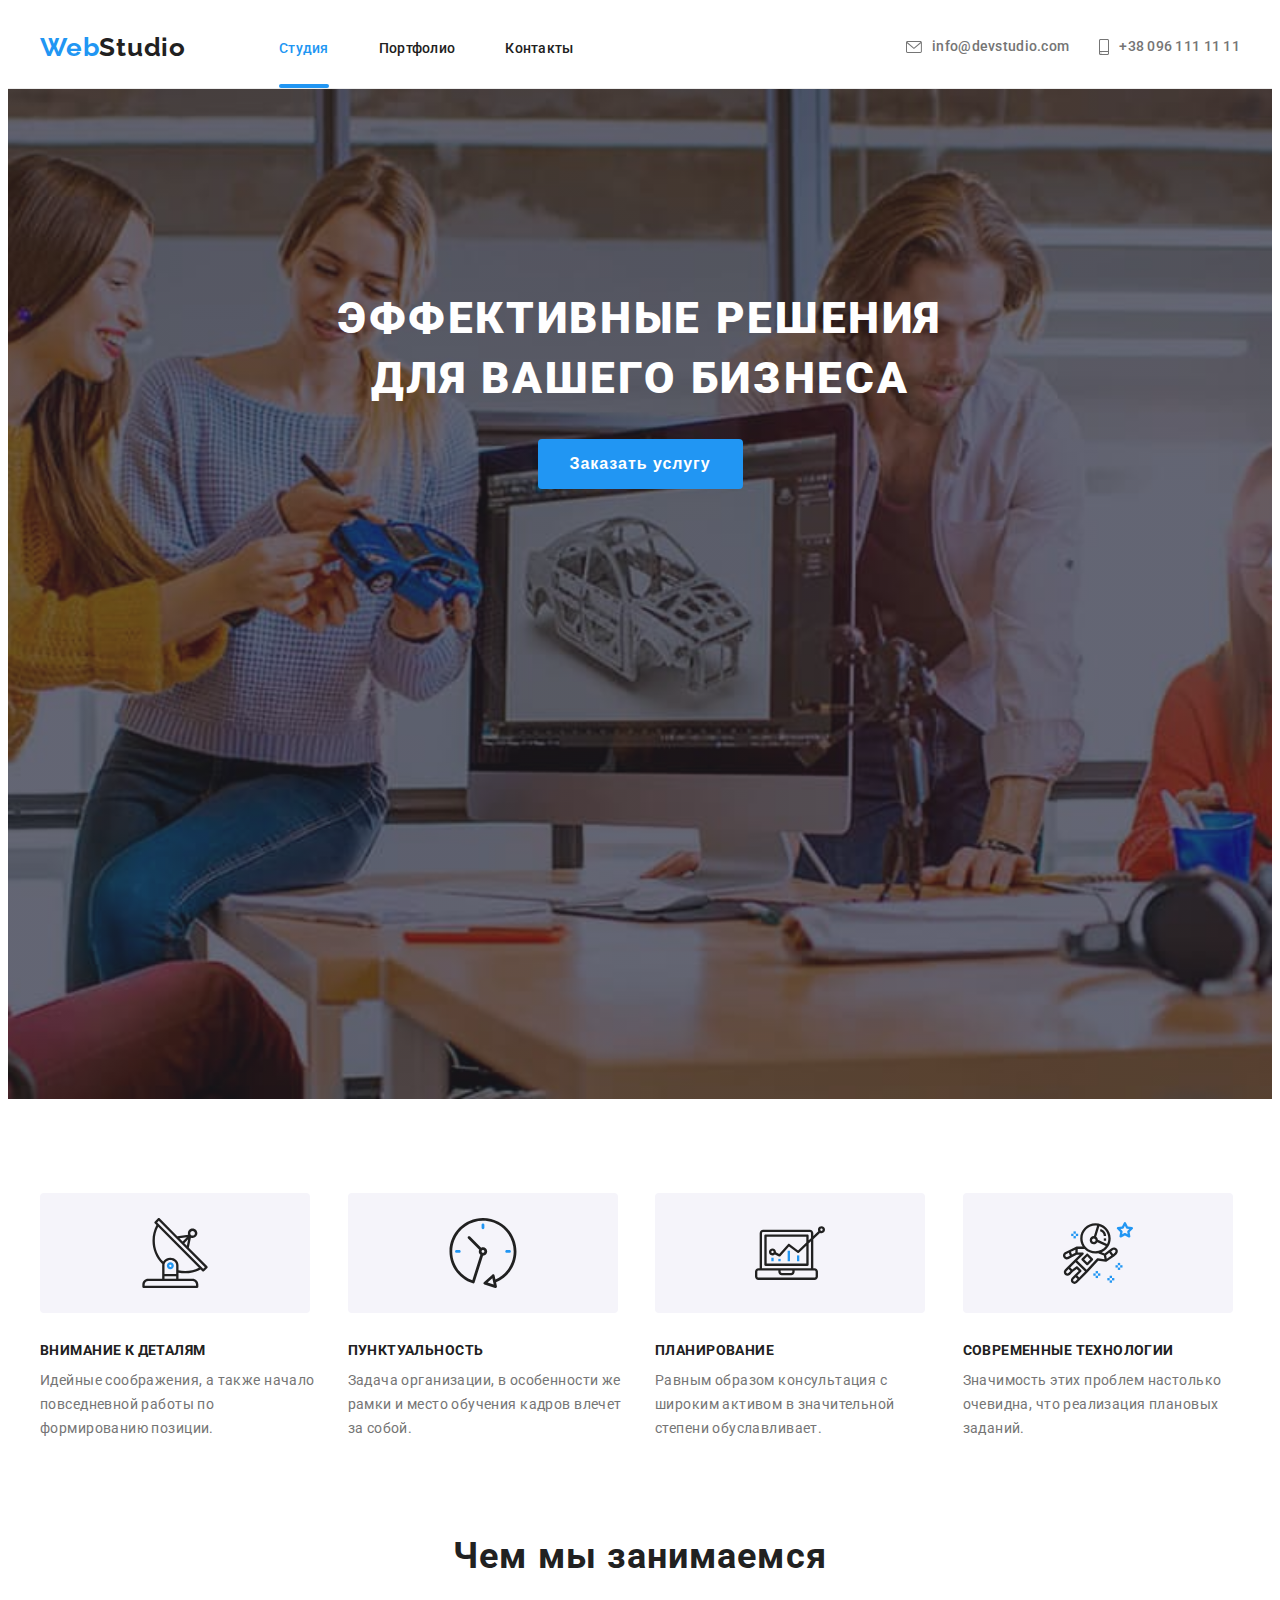
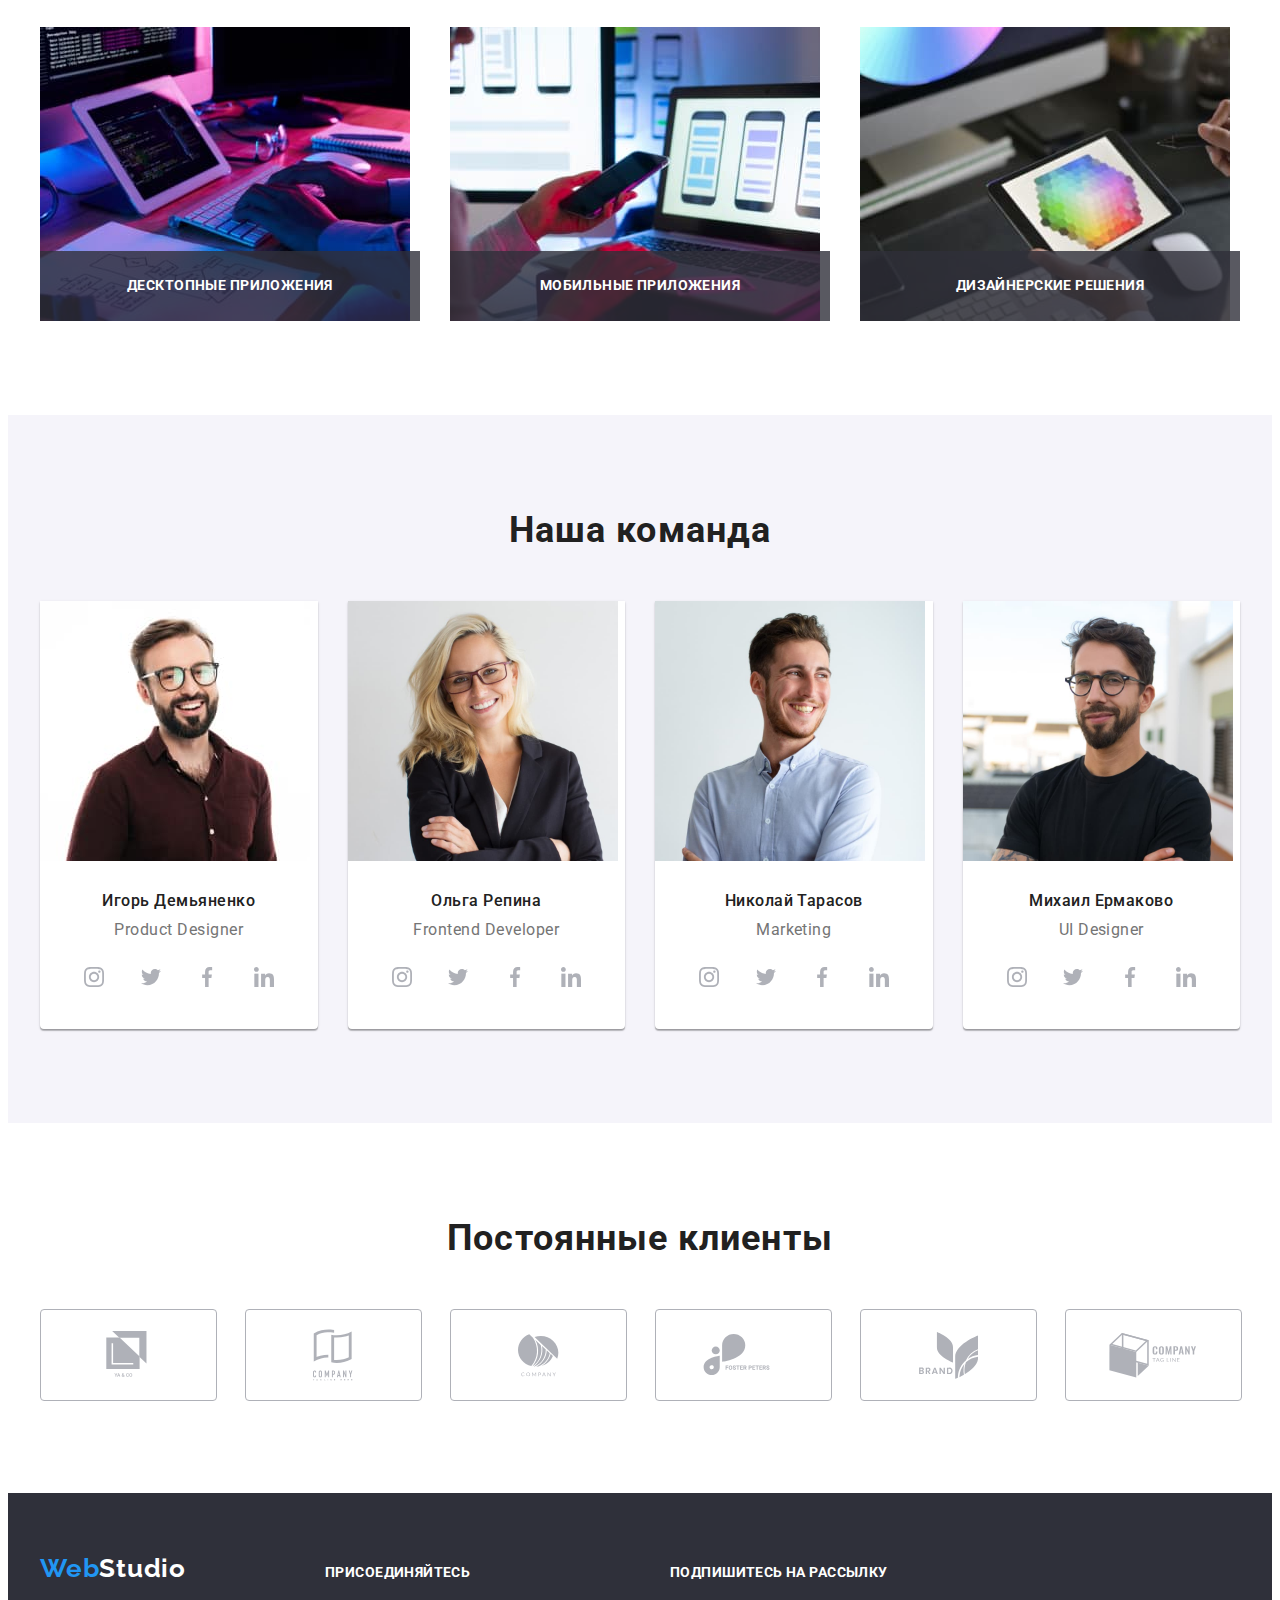
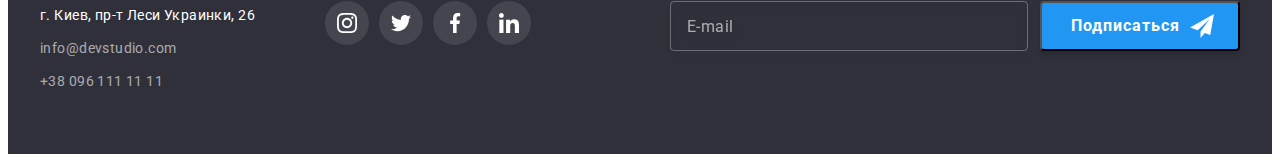
<file: index.html>
<!DOCTYPE html>
<html lang="ru">

<head>
    <meta charset="UTF-8">
    <meta http-equiv="X-UA-Compatible" content="IE=edge">
    <meta name="viewport" content="width=device-width, initial-scale=1.0">
    <title>Вебстудия</title>
    <link rel="preconnect" href="https://fonts.gstatic.com">
    <link
        href="https://fonts.googleapis.com/css2?family=Raleway:wght@700&family=Roboto:wght@400;500;700;900&display=swap"
        rel="stylesheet">
    <link rel="stylesheet" href="https://cdnjs.cloudflare.com/ajax/libs/modern-normalize/1.0.0/modern-normalize.min.css"
        integrity="sha512-ISS7cAi1PEhQ8jnbJpJZMd29NlhNj4AWYyLOSp2CE/CsHxTCu+r+t0D2yoJudVrd0/8fTVPUVDzY5Tvli75u/g=="
        crossorigin="anonymous" />
    <link rel="stylesheet" href="https://cdnjs.cloudflare.com/ajax/libs/animate.css/4.1.1/animate.min.css" />
    <link rel="stylesheet" href="./css/styles.css">
</head>

<body>

    <!--main navigation-->
    
    <header class="header">
        <div class="container">
            <nav class="navigation">
                <a class="logo logo-dark link" href="./index.html" lang="en">
                    <span class="logo-item">Web</span>Studio</a>

                <ul class="navigation-list list">
                    <li class="navigation-item">
                        <a class="current navigation-link link" href="./index.html">Студия</a>
                    </li>

                    <li class="navigation-item">
                        <a class="navigation-link link" href="./portfolio.html">Портфолио</a>
                    </li>

                    <li class="navigation-item">
                        <a class="navigation-link link" href="#address">Контакты</a>
                    </li>
                </ul>

            </nav>

            <ul class="navigation-adress list adress-link-dark">
                <li class="navigation-adress-item">
                    <a class="mail-link link" href="mailto:info@devstudio.com">
                        <svg class="mail-icon" width="16px" height="12px">
                            <use href="./images/sprite.svg/symbol-defs.svg#icon-envelope"></use>
                        </svg>
                        info@devstudio.com</a>
                </li>

                <li class="navigation-adress-item">
                    <a class="tel-link link" href="tel:+380961111111">
                        <svg class="tel-icon" width="10px" height="16px">
                            <use href="./images/sprite.svg/symbol-defs.svg#icon-smartphone"></use>
                        </svg>
                        +38 096 111 11 11</a>
                </li>
            </ul>
        </div>
    </header>

    <!--block hero-->

    <main>
        <section class="hero">
            <div class="container">
                <h1 class="hero-title">Эффективные решения для вашего бизнеса</h1>
                <button class="hero-btn" type="button" data-modal-open>Заказать услугу</button>
            </div>
        </section>

    <!--priorities container-->

        <section class="priorities">
            <div class="container">
                <h2 class="visually-hidden"> Наши приоритеты</h2>

                <ul class="priorities-list list">
                    <li class="priorities-item">
                        <div class="priorities-div-icon">
                            <svg class="priorities-icon" width="70px" height="70px">
                                <use href="./images/sprite.svg/symbol-defs.svg#icon-antenna"></use>
                            </svg>
                        </div>
                        <div class="priorities-div-content">
                            <h3 class="priorities-title">Внимание к деталям</h3>
                            <p class="priorities-description">Идейные соображения, а также начало повседневной работы по
                                формированию позиции.</p>
                        </div>
                    </li>

                    <li class="priorities-item">
                        <div class="priorities-div-icon">
                            <svg class="priorities-icon" width="70px" height="70px">
                                <use href="./images/sprite.svg/symbol-defs.svg#icon-clock"></use>
                            </svg>
                        </div>
                        <div class="priorities-div-content">
                            <h3 class="priorities-title">Пунктуальность</h3>
                            <p class="priorities-description">Задача организации, в особенности же рамки и место
                                обучения кадров влечет за собой.
                            </p>
                        </div>
                    </li>

                    <li class="priorities-item">
                        <div class="priorities-div-icon">
                            <svg class="priorities-icon" width="70px" height="70px">
                                <use href="./images/sprite.svg/symbol-defs.svg#icon-diagram"></use>
                            </svg>
                        </div>
                        <div class="priorities-div-content">
                            <h3 class="priorities-title">Планирование</h3>
                            <p class="priorities-description">Равным образом консультация с широким активом в
                                значительной
                                степени обуславливает.</p>
                        </div>
                    </li>

                    <li class="priorities-item">
                        <div class="priorities-div-icon">
                            <svg class="priorities-icon" width="70px" height="70px">
                                <use href="./images/sprite.svg/symbol-defs.svg#icon-astronaut"></use>
                            </svg>
                        </div>
                        <div class="priorities-div-content">
                            <h3 class="priorities-title">Современные технологии</h3>
                            <p class="priorities-description">Значимость этих проблем настолько очевидна, что реализация
                                плановых заданий.</p>
                        </div>
                    </li>
                </ul>
            </div>
        </section>

    <!--organization`s activities-->

        <section class="work">
            <div class="container">
                <h2 class="title">Чем мы занимаемся</h2>

                <ul class="work-list list">
                    <li class="work-item">
                        <img src=".//images/img1.jpg" alt="работа на компьютере" width="370" height="294">
                        <p class="work-item-description">Десктопные приложения</p>
                    </li>

                    <li class="work-item">
                        <img src=".//images/img2.jpg" alt="работа на ноутбуке" width="370" height="294">
                        <p class="work-item-description">Мобильные приложения</p>
                    </li>

                    <li class="work-item">
                        <img src=".//images/img3.jpg" alt="работа на планшете" width="370" height="294">
                        <p class="work-item-description">Дизайнерские решения</p>
                    </li>
                </ul>
            </div>
        </section>

    <!--team container-->

        <section class="team">
            <div class="container">
                <h2 class="title">Наша команда</h2>

                <ul class="team-list list">
                    <li class="team-item">
                        <img src="./images/team/foto1.jpg" alt="фото мужчины в очках" width="270" height="260">
                        <div class="team-item-box">
                            <h3 class="name-person">Игорь Демьяненко</h3>
                            <p class="position" lang="en">Product Designer</p>
                            <ul class="sotial-list list">
                                <li class="sotial-list-item">
                                    <a href="" class="sotial-list-link link">
                                        <svg class="sotial-list-icon" width="20px" height="20px">
                                            <use href="./images/sprite.svg/symbol-defs.svg#icon-instagram"></use>
                                        </svg>
                                    </a>
                                </li>
                                <li class="sotial-list-item">
                                    <a href="" class="sotial-list-link link">
                                        <svg class="sotial-list-icon" width="20px" height="20px">
                                            <use href="./images/sprite.svg/symbol-defs.svg#icon-twitter"></use>
                                        </svg>
                                    </a>
                                </li>
                                <li class="sotial-list-item">
                                    <a href="" class="sotial-list-link link">
                                        <svg class="sotial-list-icon" width="20px" height="20px">
                                            <use href="./images/sprite.svg/symbol-defs.svg#icon-facebook"></use>
                                        </svg>
                                    </a>
                                </li>
                                <li class="sotial-list-item">
                                    <a href="" class="sotial-list-link link">
                                        <svg class="sotial-list-icon" width="20px" height="20px">
                                            <use href="./images/sprite.svg/symbol-defs.svg#icon-linkedin"></use>
                                        </svg>
                                    </a>
                                </li>
                            </ul>
                        </div>
                    </li>

                    <li class="team-item">
                        <img src="./images/team/foto2.jpg" alt="фото женщины в очках" width="270" height="260">
                        <div class="team-item-box">
                            <h3 class="name-person">Ольга Репина</h3>
                            <p class="position" lang="en">Frontend Developer</p>
                            <ul class="sotial-list list">
                                <li class="sotial-list-item">
                                    <a href="" class="sotial-list-link link">
                                        <svg class="sotial-list-icon" width="20px" height="20px">
                                            <use href="./images/sprite.svg/symbol-defs.svg#icon-instagram"></use>
                                        </svg>
                                    </a>
                                </li>
                                <li class="sotial-list-item">
                                    <a href="" class="sotial-list-link link">
                                        <svg class="sotial-list-icon" width="20px" height="20px">
                                            <use href="./images/sprite.svg/symbol-defs.svg#icon-twitter"></use>
                                        </svg>
                                    </a>
                                </li>
                                <li class="sotial-list-item">
                                    <a href="" class="sotial-list-link link">
                                        <svg class="sotial-list-icon" width="20px" height="20px">
                                            <use href="./images/sprite.svg/symbol-defs.svg#icon-facebook"></use>
                                        </svg>
                                    </a>
                                </li>
                                <li class="sotial-list-item">
                                    <a href="" class="sotial-list-link link">
                                        <svg class="sotial-list-icon" width="20px" height="20px">
                                            <use href="./images/sprite.svg/symbol-defs.svg#icon-linkedin"></use>
                                        </svg>
                                    </a>
                                </li>
                            </ul>
                        </div>
                    </li>

                    <li class="team-item">
                        <img src="./images/team/foto3.jpg" alt="фото мужчины" width="270" height="260">
                        <div class="team-item-box">
                            <h3 class="name-person">Николай Тарасов</h3>
                            <p class="position" lang="en">Marketing</p>
                            <ul class="sotial-list list">
                                <li class="sotial-list-item">
                                    <a href="" class="sotial-list-link link">
                                        <svg class="sotial-list-icon" width="20px" height="20px">
                                            <use href="./images/sprite.svg/symbol-defs.svg#icon-instagram"></use>
                                        </svg>
                                    </a>
                                </li>
                                <li class="sotial-list-item">
                                    <a href="" class="sotial-list-link link">
                                        <svg class="sotial-list-icon" width="20px" height="20px">
                                            <use href="./images/sprite.svg/symbol-defs.svg#icon-twitter"></use>
                                        </svg>
                                    </a>
                                </li>
                                <li class="sotial-list-item">
                                    <a href="" class="sotial-list-link link">
                                        <svg class="sotial-list-icon" width="20px" height="20px">
                                            <use href="./images/sprite.svg/symbol-defs.svg#icon-facebook"></use>
                                        </svg>
                                    </a>
                                </li>
                                <li class="sotial-list-item">
                                    <a href="" class="sotial-list-link link">
                                        <svg class="sotial-list-icon" width="20px" height="20px">
                                            <use href="./images/sprite.svg/symbol-defs.svg#icon-linkedin"></use>
                                        </svg>
                                    </a>
                                </li>
                            </ul>
                        </div>
                    </li>

                    <li class="team-item">
                        <img src="./images/team/foto4.jpg" alt="фото мужчины в очках" width="270" height="260">
                        <div class="team-item-box">
                            <h3 class="name-person">Михаил Ермаково</h3>
                            <p class="position" lang="en">UI Designer</p>
                            <ul class="sotial-list list">
                                <li class="sotial-list-item">
                                    <a href="" class="sotial-list-link link">
                                        <svg class="sotial-list-icon" width="20px" height="20px">
                                            <use href="./images/sprite.svg/symbol-defs.svg#icon-instagram"></use>
                                        </svg>
                                    </a>
                                </li>
                                <li class="sotial-list-item">
                                    <a href="" class="sotial-list-link link">
                                        <svg class="sotial-list-icon" width="20px" height="20px">
                                            <use href="./images/sprite.svg/symbol-defs.svg#icon-twitter"></use>
                                        </svg>
                                    </a>
                                </li>
                                <li class="sotial-list-item">
                                    <a href="" class="sotial-list-link link">
                                        <svg class="sotial-list-icon" width="20px" height="20px">
                                            <use href="./images/sprite.svg/symbol-defs.svg#icon-facebook"></use>
                                        </svg>
                                    </a>
                                </li>
                                <li class="sotial-list-item">
                                    <a href="" class="sotial-list-link link">
                                        <svg class="sotial-list-icon" width="20px" height="20px">
                                            <use href="./images/sprite.svg/symbol-defs.svg#icon-linkedin"></use>
                                        </svg>
                                    </a>
                                </li>
                            </ul>
                        </div>
                    </li>
                </ul>
            </div>
        </section>

    <!--clients container-->

        <section class="clients">
            <div class="container">
                <h2 class="title">Постоянные клиенты</h2>
                <ul class="clients-list list">
                    <li class="clients-item">
                        <a href="" class="clients-link link">
                            <svg class="clients-icon" width="45px" height="49px">
                                <use href="./images/sprite.svg/symbol-defs.svg#icon-client1">
                                </use>
                            </svg>
                        </a>
                    </li>
                    <li class="clients-item">
                        <a href="" class="clients-link link">
                            <svg class="clients-icon" width="40px" height="52px">
                                <use href="./images/sprite.svg/symbol-defs.svg#icon-client2">
                                </use>
                            </svg>
                        </a>
                    </li>
                    <li class="clients-item">
                        <a href="" class="clients-link link">
                            <svg class="clients-icon" width="41px" height="43px">
                                <use href="./images/sprite.svg/symbol-defs.svg#icon-client3">
                                </use>
                            </svg>
                        </a>
                    </li>
                    <li class="clients-item">
                        <a href="" class="clients-link link">
                            <svg class="clients-icon" width="80px" height="42px">
                                <use href="./images/sprite.svg/symbol-defs.svg#icon-client4">
                                </use>
                            </svg>
                        </a>
                    </li>
                    <li class="clients-item">
                        <a href="" class="clients-link link">
                            <svg class="clients-icon" width="59px" height="47px">
                                <use href="./images/sprite.svg/symbol-defs.svg#icon-client5">
                                </use>
                            </svg>
                        </a>
                    </li>
                    <li class="clients-item">
                        <a href="" class="clients-link link">
                            <svg class="clients-icon" width="88px" height="45px">
                                <use href="./images/sprite.svg/symbol-defs.svg#icon-client6">
                                </use>
                            </svg>
                        </a>
                    </li>
                </ul>
            </div>
        </section>
    </main>

    <!--footer-->

    <footer class="footer">
        <div class="footer-conteiner container">
            <div class="footer-conteiner-adress">
                <div class="footer-conteiner-adress-logo">
                    <a class="logo logo-light link" href="./index.html" lang="en">
                        <span class="logo-item">Web</span>Studio</a>
                </div>

        <!--contacts-footer-->

                <address id="address" class="address adress-link-light">

                    <ul class="address-list list">
                        <li class="address-item">
                            <a class="adress-link adress-link-light link" href="https://goo.gl/maps/1gWRvmP1qEhktMv16"
                                target="_blank" rel="noopener noreferrer">г. Киев, пр-т Леси Украинки, 26</a>
                        </li>

                        <li class="address-item">
                            <a class="adress-link link" href="mailto:info@devstudio.com">info@devstudio.com</a>
                        </li>

                        <li class="address-item">
                            <a class="adress-link link" href="tel:+380961111111">+38 096 111 11 11</a>
                        </li>
                    </ul>
                </address>
            </div>

        <!--social-footer-->

            <div class="social-footer-conteiner">
                <b class="social-footer-title">
                    Присоединяйтесь
                </b>
                <ul class="social-footer-list list">
                    <li class="social-footer-item">
                        <a href="" class="social-footer-link link">
                            <svg class="social-footer-icon" width="20px" height="20px">
                                <use href="./images/sprite.svg/symbol-defs.svg#icon-instagram"></use>
                            </svg>
                        </a>
                    </li>
                    <li class="social-footer-item">
                        <a href="" class="social-footer-link link">
                            <svg class="social-footer-icon" width="20px" height="20px">
                                <use href="./images/sprite.svg/symbol-defs.svg#icon-twitter"></use>
                            </svg>
                        </a>
                    </li>
                    <li class="social-footer-item">
                        <a href="" class="social-footer-link link">
                            <svg class="social-footer-icon" width="20px" height="20px">
                                <use href="./images/sprite.svg/symbol-defs.svg#icon-facebook"></use>
                            </svg>
                        </a>
                    </li>
                    <li class="social-footer-item">
                        <a href="" class="social-footer-link link">
                            <svg class="social-footer-icon" width="20px" height="20px">
                                <use href="./images/sprite.svg/symbol-defs.svg#icon-linkedin"></use>
                            </svg>
                        </a>
                    </li>
                </ul>
            </div>

        <!--subscription-footer-->

            <div class="subscription-container">
                <b class="subscription-title">Подпишитесь на рассылку</b>
                <form action="#" class="subscription-form">
                    <input type="email" name="email-user" class="subscription-input" placeholder="E-mail" required
                        title="example@gmail.com" />
                    <button type="submit" class="subscription-btn">Подписаться
                    </button>
                </form>
            </div>
        </div>
    </footer>

    <!--modal-btn-->

    <div class="backdrop is-hidden" data-modal>
        <div class="modal">
            <button type="button" class="modal-close-btn" data-modal-close>
                <svg class="modal-close-icon" width="11px" height="11px">
                    <use href="./images/sprite.svg/symbol-defs.svg#icon-close">
                    </use>
                </svg>
            </button>
            <form action="#" class="modal-form">
                <b class="modal-form-text">Оставьте свои данные, мы вам перезвоним</b>
                <label class="modal-form-field">
                    Имя
                    <span class="modal-form-input-wrapper">
                        <input type="text" name="user-name" class="modal-form-input" required minlength="5"
                            title="First name, Last name" />
                        <svg class="modal-form-icon" width="12px" height="12px">
                            <use href="./images/sprite.svg/symbol-defs.svg#icon-name"></use>
                        </svg>
                    </span>
                </label>
                <label class="modal-form-field">
                    Телефон
                    <span class="modal-form-input-wrapper">
                        <input type="tel" name="user-tel" class="modal-form-input" required
                            pattern="[0-9]{3}-[0-9]{3}-[0-9]{2}-[0-9]{2}" title="000-111-11-11" />
                        <svg class="modal-form-icon" width="13px" height="13px">
                            <use href="./images/sprite.svg/symbol-defs.svg#icon-tel"></use>
                        </svg>
                    </span>
                </label>
                <label class="modal-form-field">
                    Почта
                    <span class="modal-form-input-wrapper">
                        <input type="email" name="email" class="modal-form-input" required title="example@gmail.com" />
                        <svg class="modal-form-icon" width="15px" height="12px">
                            <use href="./images/sprite.svg/symbol-defs.svg#icon-email"></use>
                        </svg>
                    </span>
                </label>
                <label class="modal-form-field">
                    Комментарий
                    <textarea name="user-text" class="modal-form-message" placeholder="Введите текст"></textarea>
                </label>
                <input type="checkbox" id="user-term" name="user-term" class="modal-form-term visually-hidden" />
                <label for="user-term" class="modal-form-check-desc">
                    Соглашаюсь с рассылкой и принимаю&nbsp;
                    <a class="modal-form-link" href="">Условия договора
                    </a>
                </label>
                <button type="submit" class="modal-form-btn">Отправить</button>
            </form>
        </div>
    </div>
    <script src="./js/modal.js"></script>
</body>
  
</html>
</file>
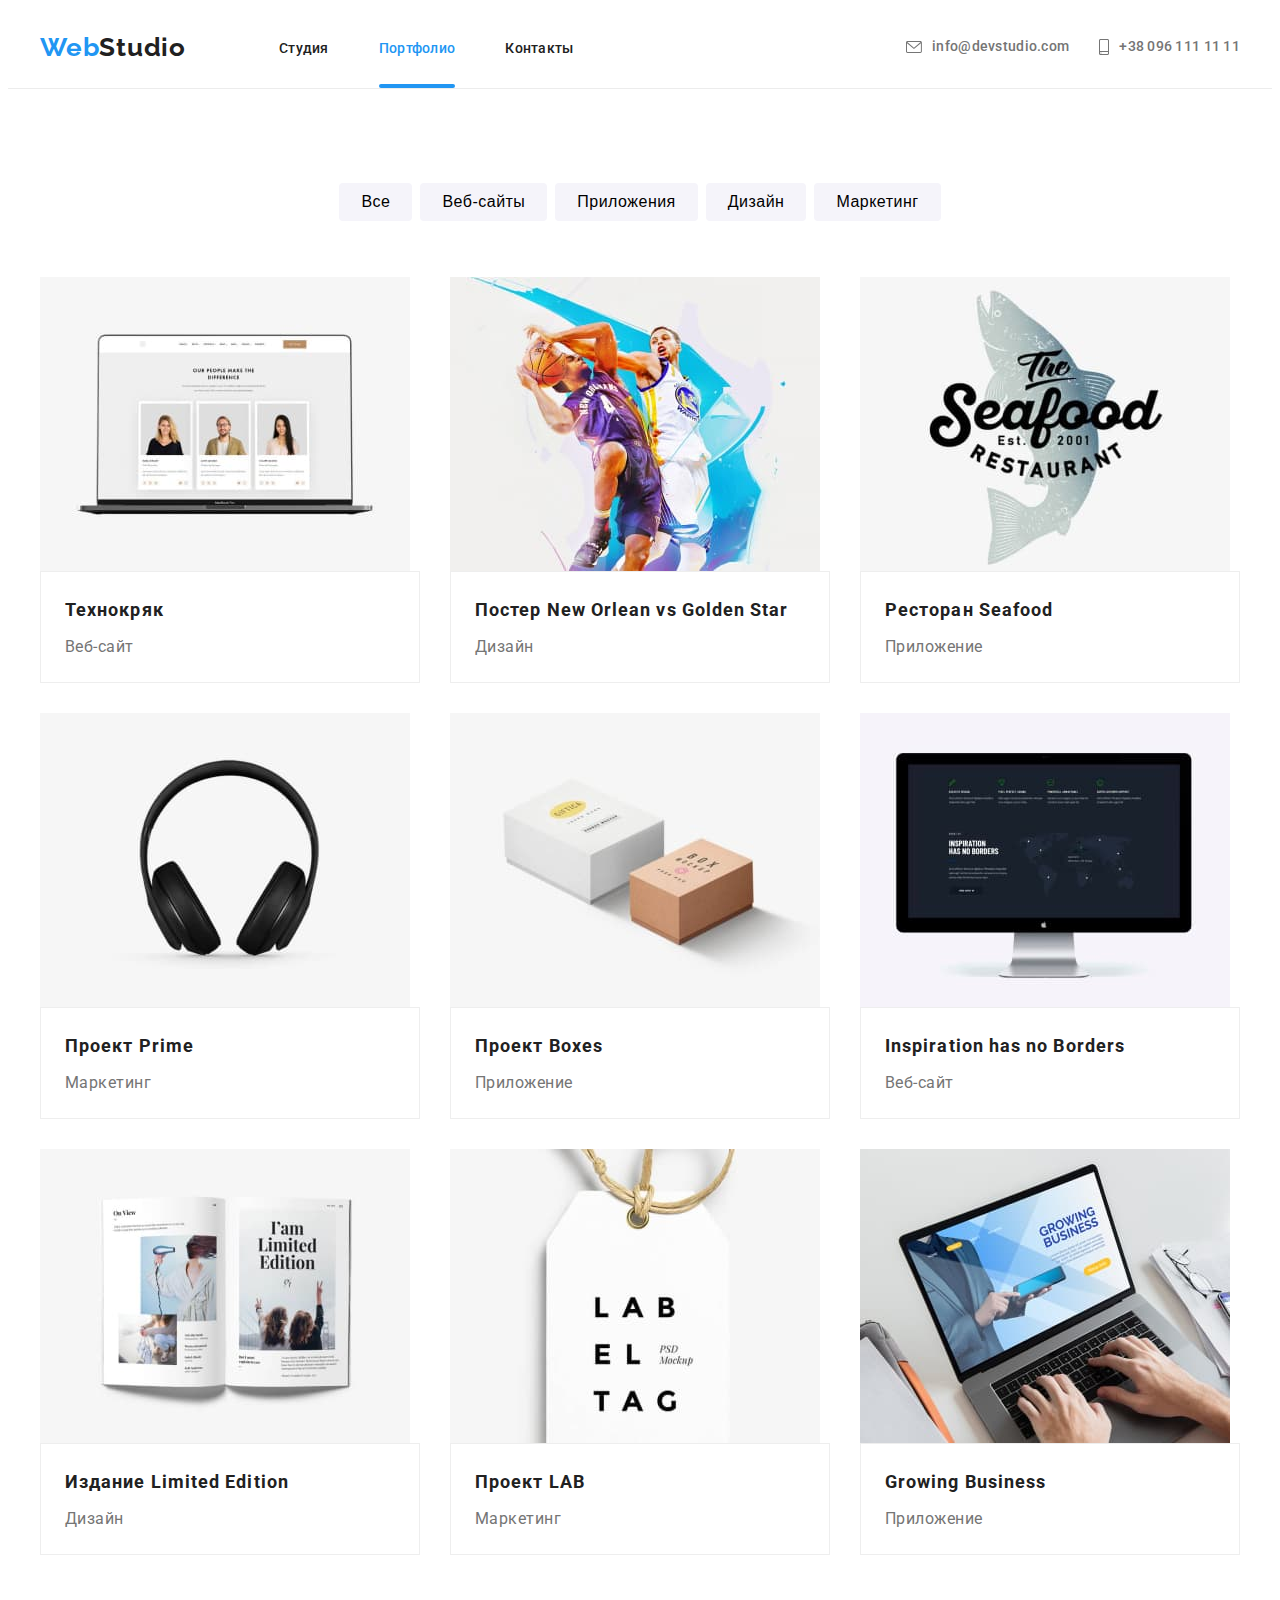
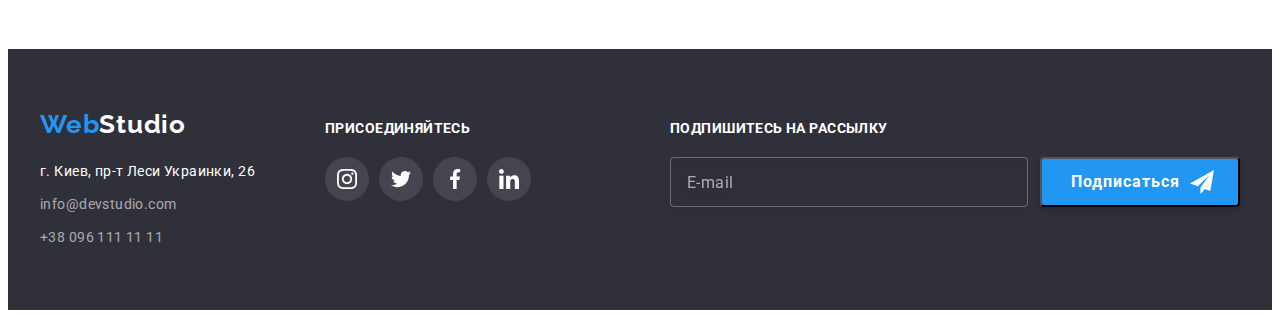
<file: portfolio.html>
<!DOCTYPE html>
<html lang="ru">

<head>
    <meta charset="UTF-8">
    <meta http-equiv="X-UA-Compatible" content="IE=edge">
    <meta name="viewport" content="width=device-width, initial-scale=1.0">
    <title>Портфолио</title>
    <link rel="preconnect" href="https://fonts.gstatic.com">
    <link
        href="https://fonts.googleapis.com/css2?family=Raleway:wght@700&family=Roboto:wght@400;500;700;900&display=swap"
        rel="stylesheet">
    <link rel="stylesheet" href="https://cdnjs.cloudflare.com/ajax/libs/modern-normalize/1.0.0/modern-normalize.min.css"
        integrity="sha512-ISS7cAi1PEhQ8jnbJpJZMd29NlhNj4AWYyLOSp2CE/CsHxTCu+r+t0D2yoJudVrd0/8fTVPUVDzY5Tvli75u/g=="
        crossorigin="anonymous" />
    <link
        rel="stylesheet"
        href="https://cdnjs.cloudflare.com/ajax/libs/animate.css/4.1.1/animate.min.css" />
    <link rel="stylesheet" href="./css/styles.css">
</head>

<body>

    <!--main navigation-->
    <header class="header">
        <div class="container">
            <nav class="navigation">
                <a class="logo logo-dark link" href="./index.html" lang="en">
                    <span class="logo-item">Web</span>Studio</a>

                <ul class="navigation-list list">
                    <li class="navigation-item">
                        <a class="navigation-link link" href="./index.html">Студия</a>
                    </li>

                    <li class="navigation-item">
                        <a class="current navigation-link link" href="./portfolio.html">Портфолио</a>
                    </li>

                    <li class="navigation-item">
                        <a class="navigation-link link" href="">Контакты</a>
                    </li>
                </ul>

            </nav>
            <ul class="navigation-adress list adress-link-dark">
                <li class="navigation-adress-item">
                    <a class="mail-link link" href="mailto:info@devstudio.com">
                        <svg class="mail-icon" width="16px" height="12px">
                            <use href="./images/sprite.svg/symbol-defs.svg#icon-envelope"></use>
                        </svg>
                        info@devstudio.com</a>
                </li>

                <li class="navigation-adress-item">
                    <a class="tel-link link" href="tel:+380961111111">
                        <svg class="tel-icon" width="10px" height="16px">
                            <use href="./images/sprite.svg/symbol-defs.svg#icon-smartphone"></use>
                        </svg>
                        +38 096 111 11 11</a>
                </li>
            </ul>
        </div>
    </header>

    <!--navigation through projects-->
    <main>
        <section class="navigation-projects">
            <div class="container">

                <ul class="navigation-projects-list list">
                    <li class="navigation-projects-item">
                        <button class="navigation-btn" type="button">Все</button>
                    </li>

                    <li class="navigation-projects-item">
                        <button class="navigation-btn" type="button">Веб-сайты</button>
                    </li>

                    <li class="navigation-projects-item">
                        <button class="navigation-btn" type="button">Приложения</button>
                    </li>

                    <li class="navigation-projects-item">
                        <button class="navigation-btn" type="button">Дизайн</button>
                    </li>

                    <li class="navigation-projects-item">
                        <button class="navigation-btn" type="button">Маркетинг</button>
                    </li>
                </ul>
            </div>
            <!--work examples-->
            <div class="container">
                <h2 class="visually-hidden">Проэкты</h2>

                <ul class="projects-list list">
                    <li class="projects-item">
                        <a class="projects-link link" href="">
                            <div class="projects-image">
                                <img src="./images/projects/project1.jpg" alt="на єкране ноутбука анкеті людей"
                                    width="370" height="294">
                                    <p class="overlay">
                                        Технокряк это современная площадка распространения коронавируса. Компании используют эту платформу для цифрового шпионажа и атак на защищённые сервера конкурентов.
                                    </p>
                            </div>
                            <div class="projects-list-wrapper">
                                <h3 class="name-project">Технокряк</h3>
                                <p class="style-project">Веб-сайт</p>
                            </div>
                        </a>
                    </li>

                    <li class="projects-item">
                        <a class="projects-link link" href="">
                            <div class="projects-image">
                                <img src="./images/projects/project2.jpg" alt="два баскетболиста с мячом" width="370"
                                    height="294">
                                     <p class="overlay">
                                        Технокряк это современная площадка распространения коронавируса. Компании используют эту платформу для цифрового шпионажа и атак на защищённые сервера конкурентов.
                                    </p>
                            </div>
                            <div class="projects-list-wrapper">
                                <h3 class="name-project">Постер New Orlean vs Golden Star</h3>
                                <p class="style-project">Дизайн</p>
                            </div>
                        </a>
                    </li>

                    <li class="projects-item">
                        <a class="projects-link link" href="">
                            <div class="projects-image">
                                <img src="./images/projects/project3.jpg" alt="логотип ресторана Seafood" width="370"
                                    height="294">
                                     <p class="overlay">
                                        Технокряк это современная площадка распространения коронавируса. Компании используют эту платформу для цифрового шпионажа и атак на защищённые сервера конкурентов.
                                    </p>
                            </div>
                            <div class="projects-list-wrapper">
                                <h3 class="name-project">Ресторан Seafood</h3>
                                <p class="style-project">Приложение</p>
                            </div>
                        </a>
                    </li>

                    <li class="projects-item">
                        <a class="projects-link link" href="">
                            <div class="projects-image">
                                <img src="./images/projects/project4.jpg" alt="наушники" width="370" 
                                height="294">
                                    <p class="overlay">
                                        Технокряк это современная площадка распространения коронавируса. Компании используют эту платформу для цифрового шпионажа и атак на защищённые сервера конкурентов.
                                    </p>
                            </div>
                            <div class="projects-list-wrapper">
                                <h3 class="name-project">Проект Prime</h3>
                                <p class="style-project">Маркетинг</p>
                            </div>
                        </a>
                    </li>

                    <li class="projects-item">
                        <a class="projects-link link" href="">
                            <div class="projects-image">
                                <img src="./images/projects/project5.jpg" alt="закрытые коробочки" width="370"
                                    height="294">
                                     <p class="overlay">
                                        Технокряк это современная площадка распространения коронавируса. Компании используют эту платформу для цифрового шпионажа и атак на защищённые сервера конкурентов.
                                    </p>
                            </div>
                            <div class="projects-list-wrapper">
                                <h3 class="name-project">Проект Boxes</h3>
                                <p class="style-project">Приложение</p>
                            </div>
                        </a>
                    </li>

                    <li class="projects-item">
                        <a class="projects-link link" href="">
                            <div class="projects-image">
                                <img src="./images/projects/project6.jpg" alt="монитор" width="370" 
                                height="294">
                                 <p class="overlay">
                                        Технокряк это современная площадка распространения коронавируса. Компании используют эту платформу для цифрового шпионажа и атак на защищённые сервера конкурентов.
                                    </p>
                            </div>
                            <div class="projects-list-wrapper">
                                <h3 class="name-project" lang="en">Inspiration has no Borders</h3>
                                <p class="style-project">Веб-сайт</p>
                            </div>
                        </a>
                    </li>

                    <li class="projects-item">
                        <a class="projects-link link" href="">
                            <div class="projects-image">
                                <img src="./images/projects/project7.jpg" alt="развернутый журнал" width="370"
                                    height="294">
                                     <p class="overlay">
                                        Технокряк это современная площадка распространения коронавируса. Компании используют эту платформу для цифрового шпионажа и атак на защищённые сервера конкурентов.
                                    </p>
                            </div>
                            <div class="projects-list-wrapper">
                                <h3 class="name-project">Издание Limited Edition</h3>
                                <p class="style-project">Дизайн</p>
                            </div>
                        </a>
                    </li>

                    <li class="projects-item">
                        <a class="projects-link link" href="">
                            <div class="projects-image">
                                <img src="./images/projects/project8.jpg" alt="ярлык компании LAB" width="370"
                                    height="294">
                                     <p class="overlay">
                                        Технокряк это современная площадка распространения коронавируса. Компании используют эту платформу для цифрового шпионажа и атак на защищённые сервера конкурентов.
                                    </p>
                            </div>
                            <div class="projects-list-wrapper">
                                <h3 class="name-project">Проект LAB</h3>
                                <p class="style-project">Маркетинг</p>
                            </div>
                        </a>
                    </li>

                    <li class="projects-item">
                        <a class="projects-link link" href="">
                            <div class="projects-image">
                                <img src="./images/projects/project9.jpg" alt="человек работает на ноутбуке" width="370"
                                    height="294">
                                     <p class="overlay">
                                        Технокряк это современная площадка распространения коронавируса. Компании используют эту платформу для цифрового шпионажа и атак на защищённые сервера конкурентов.
                                    </p>
                            </div>
                            <div class="projects-list-wrapper">
                                <h3 class="name-project" lang="en">Growing Business</h3>
                                <p class="style-project">Приложение</p>
                            </div>
                        </a>
                    </li>
                </ul>
            </div>
        </section>

    </main>

    <!--footer-->
      <footer class="footer">
        <div class="footer-conteiner container">
            <div class="footer-conteiner-adress">
                <div class="footer-conteiner-adress-logo">
                    <a class="logo logo-light link" href="./index.html" lang="en">
                        <span class="logo-item">Web</span>Studio</a>
                </div>

        <!--contacts-footer-->

                <address id="address" class="address adress-link-light">

                    <ul class="address-list list">
                        <li class="address-item">
                            <a class="adress-link adress-link-light link" href="https://goo.gl/maps/1gWRvmP1qEhktMv16"
                                target="_blank" rel="noopener noreferrer">г. Киев, пр-т Леси Украинки, 26</a>
                        </li>

                        <li class="address-item">
                            <a class="adress-link link" href="mailto:info@devstudio.com">info@devstudio.com</a>
                        </li>

                        <li class="address-item">
                            <a class="adress-link link" href="tel:+380961111111">+38 096 111 11 11</a>
                        </li>
                    </ul>
                </address>
            </div>

        <!--social-footer-->

            <div class="social-footer-conteiner">
                <b class="social-footer-title">
                    Присоединяйтесь
                </b>
                <ul class="social-footer-list list">
                    <li class="social-footer-item">
                        <a href="" class="social-footer-link link">
                            <svg class="social-footer-icon" width="20px" height="20px">
                                <use href="./images/sprite.svg/symbol-defs.svg#icon-instagram"></use>
                            </svg>
                        </a>
                    </li>
                    <li class="social-footer-item">
                        <a href="" class="social-footer-link link">
                            <svg class="social-footer-icon" width="20px" height="20px">
                                <use href="./images/sprite.svg/symbol-defs.svg#icon-twitter"></use>
                            </svg>
                        </a>
                    </li>
                    <li class="social-footer-item">
                        <a href="" class="social-footer-link link">
                            <svg class="social-footer-icon" width="20px" height="20px">
                                <use href="./images/sprite.svg/symbol-defs.svg#icon-facebook"></use>
                            </svg>
                        </a>
                    </li>
                    <li class="social-footer-item">
                        <a href="" class="social-footer-link link">
                            <svg class="social-footer-icon" width="20px" height="20px">
                                <use href="./images/sprite.svg/symbol-defs.svg#icon-linkedin"></use>
                            </svg>
                        </a>
                    </li>
                </ul>
            </div>

        <!--subscription-footer-->

            <div class="subscription-container">
                <b class="subscription-title">Подпишитесь на рассылку</b>
                <form action="#" class="subscription-form">
                    <input type="email" name="email-user" class="subscription-input" placeholder="E-mail" required
                        title="example@gmail.com" />
                    <button type="submit" class="subscription-btn">Подписаться
                    </button>
                </form>
            </div>
        </div>
    </footer>

</body>

</html>
</file>
<file: css/styles.css>
:root {
  --main-font: Roboto, sans-serif;
  --secondary-font: Raleway, sans-serif;
  --main-color: #212121;
  --secondary-color: #757575;
  --accent-color: #2196F3;
  --overlay-color: rgba(33, 150, 243, 0.9);
  --color-active-icon: #fff;
  --margin-bottom-title: 50px;
  --padding-top-section: 94px;
  --padding-bottom-section: 94px;
  --margin-left-top: 30px;
}

.link {
  text-decoration: none;
}

.list {
  list-style: none;
}

.address {
  font-style: normal;
}

h1,
h2,
h3,
h4,
h5,
h6,
p {
  margin: 0;
}

ul,
ol {
  margin: 0;
  padding: 0;
}

img {
  display: block;
  max-width: 100%;
}

a.current {
  color: var(--accent-color);
}

.logo-light {
  color: #ffffff;
}

.logo-dark {
  color: #212121
}

.adress-link-light {
  color: #ffffff;
}

.adress-link-dark {
  color: #ffffff99;
}

body {
  font-family: var(--main-font);
  color: var(--main-color);
}

.visually-hidden {
  position: absolute !important;
  clip: rect(1px 1px 1px 1px);
  /* IE6, IE7 */
  clip: rect(1px, 1px, 1px, 1px);
  padding: 0 !important;
  border: 0 !important;
  height: 1px !important;
  width: 1px !important;
  overflow: hidden;
}

.container {
  width: 1200px;
  margin: 0 auto;
  padding-left: 15px;
  padding-right: 15px;
  /*background: rgb(168, 38, 38);*/
}

/*==========COMPONENTS===========*/


.logo {
  font-family: var(--secondary-font);
  font-weight: 700;
  font-size: 26px;
  line-height: 1.19;
  letter-spacing: 0.03em;
}

.logo-item {
  font-family: var(--secondary-font);
  font-weight: 700;
  font-size: 26px;
  line-height: 1.19;
  letter-spacing: 0.03em;
  color: var(--accent-color);
}

.title {
  font-weight: 700;
  font-size: 36px;
  line-height: 1.17;
  text-align: center;
  letter-spacing: 0.03em;
}

.sotial-list-icon {
  fill: #AFB1B8;  
  transition: fill 250ms cubic-bezier(0.4, 0, 0.2, 1);
 }

.sotial-list {
  display: flex;
  align-items: center;
}

.sotial-list-link {
  width: 44px;
  height: 44px;
  border-radius: 50%;
  display: flex;
  justify-content: center;
  align-items: center;
  transition: background-color 250ms cubic-bezier(0.4, 0, 0.2, 1);

}

.sotial-list-link:hover,
.sotial-list-link:focus {
  background-color: var(--accent-color);
}

.sotial-list-link:hover .sotial-list-icon,
.sotial-list-link:focus .sotial-list-icon {
  fill: var(--color-active-icon);
}

.sotial-list {
  justify-content: space-between;
}

.footer-container {
  display: flex;
  align-items: baseline;
}

/*==========END COMPONENTS===========*/

/*==========HEADER===========*/
.header {
  padding-top: 24px;
  padding-bottom: 25px;
  border-bottom: 1px solid #ECECEC;
}

.navigation {
  display: flex;
}

.header .logo {
  margin-right: 93px;
}

.navigation-list {
  display: flex;
  align-items: center;
}


.navigation-item:not(:last-child) {
  margin-right: 50px;
}

.navigation-link {
  font-weight: 500;
  font-size: 14px;
  line-height: 1.14;
  letter-spacing: 0.02em;
  color: var(--main-font);
  transition: color 250ms cubic-bezier(0.4, 0, 0.2, 1);
  
}

.navigation-link:hover,
.navigation-link:focus {
  color: var(--accent-color);
}

.navigation-adress-item:not(:last-child) {
  margin-right: 30px;
}

.navigation-link.current {
position: relative;
padding-bottom: 32px;
}

.navigation-link.current::after {
content: "";

position: absolute;
display: block;
width: 100%;
height: 4px;
left: 0;
bottom: 0;

background: var(--accent-color);
border-radius: 2px;
}

.navigation-adress {
  display: flex;
  margin-left: auto;
}

.mail-icon {
  margin-right: 10px;
  fill: var(--secondary-color);
  transition: fill 250ms cubic-bezier(0.4, 0, 0.2, 1);
  
}

.mail-link:hover,
.mail-link:focus {
  color: var(--accent-color);
}

.tel-icon {
  margin-right: 10px;
  fill: var(--secondary-color);
  transition: fill 250ms cubic-bezier(0.4, 0, 0.2, 1);
}

.tel-link:hover .tel-icon,
.tel-link:focus .tel-icon {
  fill: var(--accent-color);
}

.mail-link {
  font-weight: 500;
  font-size: 14px;
  line-height: 1.14;
  letter-spacing: 0.02em;
  color: var(--secondary-color);
    display: flex;
    align-items: center;
    justify-content: center;
    transition: color 250ms cubic-bezier(0.4, 0, 0.2, 1);
}

.mail-link:hover .mail-icon,
.mail-link:focus .mail-icon {
  fill: var(--accent-color);
}

.tel-link {
  font-weight: 500;
  font-size: 14px;
  line-height: 1.14;
  letter-spacing: 0.02em;
  color: var(--secondary-color);
    display: flex;
    align-items: center;
    justify-content: center;
    transition: color 250ms cubic-bezier(0.4, 0, 0.2, 1);
}

.tel-link:hover,
.tel-link:focus {
  color: var(--accent-color);
}

.header .container {
  display: flex;
  align-items: center;
}

/*==========END HEADER===========*/

/*==========HERO===========*/


.hero {
  padding-top: 200px;
  padding-bottom: 210px;
  background: #2F303A;
  margin: 0 auto;
  max-width: 1600px;
  height: 600px;
  margin-left: auto;
  margin-right: auto;
  background-image: linear-gradient(to right,
      rgba(47, 48, 58, 0.4),
      rgba(47, 48, 58, 0.4)),
    url(../images/main-logo/logo.jpg);
  background-repeat: no-repeat;
  background-position: center;
  background-size: cover;
}

.hero .container {
  align-items: center;
}

.hero-title {
  max-width: 696px;
  margin: 0 auto 30px;
  font-weight: 900;
  font-size: 44px;
  line-height: 1.36;
  text-align: center;
  letter-spacing: 0.06em;
  text-transform: uppercase;
  color: #FFFFFF;
}

.hero-btn {
  min-width: 200px;
  font-weight: 700;
  font-size: 16px;
  line-height: 1.88;
  display: flex;
  align-items: center;
  text-align: center;
  letter-spacing: 0.06em;
  color: #FFFFFF;
  background: var(--accent-color);
  cursor: pointer;
  margin: auto;
  border: none;
  border-radius: 4px;
  padding: 10px 32px 10px 32px;
}

.hero-btn:hover,
.hero-btn:focus {
  box-shadow: 0px 4px 4px rgba(0, 0, 0, 0.15);
}

/*==========END HERO===========*/

/*==========PRIORITIES===========*/
.priorities {
  padding-top: var(--padding-top-section);
  padding-bottom: 47px;
}

.priorities .container {
  display: flex;
}

.priorities-list {
  display: flex;
  margin-left: calc(-1 * var(--margin-left-top));
  margin-top: calc(-1 * var(--margin-left-top));
}

.priorities-div-icon {
  display: flex;
  align-items: center;
  justify-content: center;
  background: #F5F4FA;
  border-radius: 4px;
  width: 270px;
  height: 120px;
  margin-bottom: 30px;
}

.priorities-title {
  font-weight: 700;
  font-size: 14px;
  line-height: 1.14;
  letter-spacing: 0.03em;
  text-transform: uppercase;
  margin-bottom: 10px;
}

.priorities-description {
  font-size: 14px;
  line-height: 1.71;
  letter-spacing: 0.03em;
  color: var(--secondary-color);
}

.priorities-item {
  flex-basis: calc(100% / 3 - var(--margin-left-top));
  margin-left: var(--margin-left-top);
  margin-top: var(--margin-left-top);
}

/*==========END PRIORITIES===========*/

/*=======organization`s activities=======*/
.work {
  padding-top: 47px;
  padding-bottom: var(--padding-bottom-section);
}

.work .container {
  align-items: center;
}

.work-list {
  display: flex;
  flex-wrap: wrap;
  margin-left: calc(-1 * var(--margin-left-top));
  margin-top: calc(-1 * var(--margin-left-top));
}

.work-item {
  flex-basis: calc(100% / 3 - var(--margin-left-top));
  margin-left: var(--margin-left-top);
  margin-top: var(--margin-left-top);
  position: relative;
}

.work>.container .title {
  margin-bottom: var(--margin-bottom-title);
}

.work-item-description {
  font-family: var(--main-font);
  font-style: normal;
  font-weight: 700;
  font-size: 14px;
  line-height: 1.14;
  text-align: center;
  letter-spacing: 0.03em;
  text-transform: uppercase;
  color: var(--color-active-icon);

  position: absolute;
   bottom: 0;
   right: 0;
   width: 100%;
  padding-top: 27px;
  padding-bottom: 27px;
  background: rgba(47, 48, 58, 0.8);
}

/*=======END organization`s activities=======*/

/*==========TEAM===========*/
.team {
  background: #F5F4FA;
  padding-top: var(--padding-top-section);
  padding-bottom: var(--padding-bottom-section);
}

.team .container {
  align-items: center;
}

.name-person {
  font-weight: 500;
  font-size: 16px;
  line-height: 1.19;
  text-align: center;
  letter-spacing: 0.03em;
  margin-bottom: 10px;
}

.position {
  font-size: 16px;
  line-height: 1.19;
  text-align: center;
  letter-spacing: 0.03em;
  color: var(--secondary-color);
  margin-bottom: 16px;
}

.team>.container .title {
  margin-bottom: var(--margin-bottom-title);
}

.team-list {
  display: flex;
  flex-wrap: wrap;
  margin-left: calc(-1 * var(--margin-left-top));
  margin-top: calc(-1 * var(--margin-left-top));
}


.team-item {
  flex-basis: calc(100% / 4 - var(--margin-left-top));
  margin-left: var(--margin-left-top);
  margin-top: var(--margin-left-top);
  background: #FFFFFF;
  box-shadow: 0px 1px 3px rgba(0, 0, 0, 0.12), 0px 1px 1px rgba(0, 0, 0, 0.14), 0px 2px 1px rgba(0, 0, 0, 0.2);
  border-radius: 0px 0px 4px 4px;

}

.team-item-box {
  padding-top: 30px;
  padding-bottom: 30px;
  padding-left: 32px;
  padding-right: 32px;
}

/*==========END TEAM===========*/

/*==========CLIENTS===========*/

.clients>.container .title {
  margin-bottom: 50px;
}

.clients {
  /* background: #E5E5E5; */
  padding-top: var(--padding-top-section);
  padding-bottom: var(--padding-bottom-section);
}

.clients-list {
  display: flex;
  margin-left: calc(-1 * var(--margin-left-top));
  margin-top: calc(-1 * var(--margin-left-top));
}

.clients-item {
  width: 170px;
  height: 90px;
  flex-basis: calc(100% / 6 - var(--margin-left-top));
  margin-left: var(--margin-left-top);
  margin-top: var(--margin-left-top);
}

.clients-link {
  display: flex;
  align-items: center;
  justify-content: center;
  width: 100%;
  height: 100%;
  border: 1px solid #AFB1B8;
  border-radius: 4px;
  
  transition: borderl 250ms cubic-bezier(0.4, 0, 0.2, 1),
  border-radius 250ms cubic-bezier(0.4, 0, 0.2, 1);
}

.clients-icon {
  fill: #AFB1B8;
  transition: fill 250ms cubic-bezier(0.4, 0, 0.2, 1);
}

.clients-link:focus,
.clients-link:hover {
  border: 1px solid var(--accent-color);
  border-radius: 4px;
}

.clients-link:focus .clients-icon,
.clients-link:hover .clients-icon {
  fill: var(--accent-color);
}

/*==========END CLIENTS===========*/

/*==========FOOTER===========*/
.footer {
  padding-top: 60px;
  padding-bottom: 60px;
  background: #2F303A;
  
}

.footer .container {
  display: flex;
  align-items: baseline;
}

.footer-conteiner-adress {
  margin-right: 70px;

}

.address-list {
  margin-top: 20px;
}

.address-item:not(:last-child) {
  margin-bottom: 9px;
}

.adress-link {
  font-size: 14px;
  line-height: 1.71;
  letter-spacing: 0.03em;
  color: rgba(255, 255, 255, 0.6);

}

.social-footer-conteiner {
  width: 206px;
  height: 80px;
}

.social-footer-title {
  font-family: Roboto;
  font-weight: 700;
  font-size: 14px;
  line-height: 1.14;
  letter-spacing: 0.03em;
  text-transform: uppercase;
  color: #FFFFFF;
  margin-bottom: 20px;
  display: block;
}

.social-footer-list {
  display: flex;
  align-items: center;
  justify-content: center;
}

.social-footer-item:not(:last-child) {
  margin-right: 10px;
}

.social-footer-link {
  display: flex;
  align-items: center;
  justify-content: center;
  width: 44px;
  height: 44px;
  border-radius: 50%;
  background-color: #ffffff1a;
  transition: background-color 250ms cubic-bezier(0.4, 0, 0.2, 1);
}

.social-footer-icon {
  fill: var(--color-active-icon);
}

.social-footer-link:hover,
.social-footer-link:focus {
  background-color: var(--accent-color);
}

.address-item>.adress-link-light {
  color: #FFFFFF;
}

.subscription-container {
  width: 570px;
  height: 86px;
  /* margin-left: 93px; */
  margin-left: auto;
  }

.subscription-title {
  display: block;
  font-family: var(--main-font);
  font-style: normal;
  font-weight: 700;
  font-size: 14px;
  line-height: 1.14;
  letter-spacing: 0.03em;
  text-transform: uppercase;
  color: var(--color-active-icon);
  margin-bottom: 20px;
}

.subscription-form {
 display: flex;
 align-items: center;
 justify-content: center;
}


.subscription-input {
  display: inline-block;
  width: 358px;
  height: 50px;
  border: 1px solid rgba(255, 255, 255, 0.3);
  box-sizing: border-box;
  filter: drop-shadow(0px 4px 4px rgba(0, 0, 0, 0.15));
  border-radius: 4px;
  background-color: transparent;
  padding-left: 16px;
  margin-right: 12px;

  font-family: var(--main-font);
  font-style: normal;
  font-weight: 400;
  font-size: 16px;
  line-height: 1.25;
  display: flex;
  align-items: center;
  letter-spacing: 0.03em;
  cursor: pointer;
 
}

.subscription-input::placeholder {
  color: rgba(255, 255, 255, 0.6);
}

.subscription-btn {
position: relative;
width: 200px;
height: 50px;
background: var(--accent-color);
box-shadow: 0px 4px 4px rgba(0, 0, 0, 0.15);
border-radius: 4px;
padding-left: 29px;

font-family: var(--main-font);
font-style: normal;
font-weight: 700;
font-size: 16px;
line-height: 1.88;
display: flex;
align-items: center;
text-align: center;
letter-spacing: 0.06em;
color: var(--color-active-icon);
cursor: pointer;
}

.subscription-btn::after{
  content:"";
  display: inline-block;
  margin-left: 10px;
  width: 24px;
  height: 24px;
  background-image: url(../images/icon/send.svg);
  background-size: contain;
  background-repeat: no-repeat;
  background-origin:border-box;
}

.subscription-icon {
  position: absolute;
  top: 50%;
  right: 28px;
  transform: translateY(-50%);
  fill: var(--color-active-icon);

}


/*==========END FOOTER===========*/


/*=========================PORTFOLIO======================*/


/*=====NAVIGATION THROUGH PROJECTS=====*/
.navigation-projects .container {
  display: flex;
  justify-content: center;
}

.navigation-projects {
  padding-top: var(--padding-top-section);
  padding-bottom: var(--padding-bottom-section);

}

.navigation-projects-list {
  display: flex;
  margin-bottom: 56px;
}

.navigation-projects-item:not(:last-child) {
  margin-right: 8px;
}

.navigation-btn {
  min-width: 73px;
  font-weight: 500;
  font-size: 16px;
  line-height: 1.63;
  text-align: center;
  letter-spacing: 0.03em;
  cursor: pointer;
  background: #F5F4FA;
  border-radius: 4px;
  border: none;
  padding: 6px 22px 6px 22px;

  transition: box-shadow 250ms cubic-bezier(0.4, 0, 0.2, 1),
  background-color 250ms cubic-bezier(0.4, 0, 0.2, 1),
  color 250ms cubic-bezier(0.4, 0, 0.2, 1),
  cursor 250ms cubic-bezier(0.4, 0, 0.2, 1),
  border-radius 250ms cubic-bezier(0.4, 0, 0.2, 1);
}

.navigation-btn:hover,
.navigation-btn:focus {
  color: #ffffff;
  background: var(--accent-color);
  box-shadow: 0px 3px 1px rgba(0, 0, 0, 0.1), 0px 1px 2px rgba(0, 0, 0, 0.08), 0px 2px 2px rgba(0, 0, 0, 0.12);
  border-radius: 4px;
}

/*=====END NAVIGATION THROUGH PROJECTS=====*/

/*=============WORK EXAMPLES==============*/
.projects-list {
  display: flex;
  flex-wrap: wrap;
  margin-left: calc(-1 * var(--margin-left-top));
  margin-top: calc(-1 * var(--margin-left-top));
}

.projects-item {
  flex-basis: calc(100% / 3 - var(--margin-left-top));
  margin-left: var(--margin-left-top);
  margin-top: var(--margin-left-top);
  background: #FFFFFF;
  position: relative;
}

.projects-item:focus,
.projects-item:hover {
  box-shadow: 0px 1px 1px rgba(0, 0, 0, 0.12),
    0px 4px 4px rgba(0, 0, 0, 0.06),
    1px 4px 6px rgba(0, 0, 0, 0.16);
}

.projects-list-wrapper {
  padding: 20px 24px 20px 24px;
  background: #FFFFFF;
  border: 1px solid #EEEEEE;
  box-sizing: border-box;
}

.name-project {
  font-weight: 700;
  font-size: 18px;
  line-height: 2.0;
  letter-spacing: 0.06em;
  margin-bottom: 4px;
  color: var(--main-color);
}

.style-project {
  font-size: 16px;
  line-height: 1.88;
  letter-spacing: 0.03em;
  color: var(--secondary-color);
}

.overlay {
  position: absolute;
  top: 0;
  left: 0;
  background: var(--overlay-color);
  font-weight: 400;
  font-family: var(--main-font);
  font-size: 18px;
  line-height: 1.56;
  letter-spacing: 0.03em;
  color: var(--color-active-icon);
  padding: 63px 24px 63px 24px;
  height: 100%;
  width: 100%;
  /* overflow: scroll; */
  
  transform: translateY(100%);
  transition: transform 250ms cubic-bezier(0.4, 0, 0.2, 1);
}

.projects-image {
  position: relative;
  overflow: hidden;
}

.projects-link:hover .overlay, 
.projects-link:focus .overlay {
transform: translateY(0%);
}
/*=============END WORK EXAMPLES==============*/

.backdrop {
  position: fixed;
  top: 0;
  left: 0;
  height: 100vh;
  width: 100vw;
  background: rgba(0, 0, 0, 0.2);
  opacity: 1;
  transition: opacity 250ms cubic-bezier(0.4, 0, 0.2, 1),
  visibility 250ms cubic-bezier(0.4, 0, 0.2, 1),
  pointer-events 250ms cubic-bezier(0.4, 0, 0.2, 1);
  z-index: 999;

}

.modal {
  position: absolute;
  top: 50%;
  left: 50%;
  transform: translate(-50%, -50%);
  width: 528px;
  height: 581px;
  background: var(--color-active-icon);
  box-shadow: 0px 1px 3px rgba(0, 0, 0, 0.12),
  0px 1px 1px rgba(0, 0, 0, 0.14),
  0px 2px 1px rgba(0, 0, 0, 0.2);
  border-radius: 4px;
}

.modal-close-btn {
  position: absolute;
  top: 8px;
  right: 8px;
  width: 30px;
  height: 30px;
  background: #FFFFFF;
  border: 1px solid rgba(0, 0, 0, 0.1);
  border-radius: 50%;
  cursor: pointer;
}

.is-hidden {
opacity: 0;
visibility: hidden;
pointer-events: none;
}

.modal-form-field {
 font-family: var(--main-font);
 font-style: normal;
 font-weight: 400;
 font-size: 12px;
 line-height: 1.17;
 letter-spacing: 0.01em;

 color: var(--secondary-color);
 margin-bottom: 10px;
}

.modal-form {
  padding: 40px;
   display: flex;
   flex-direction: column;
  }

.modal-form-text {
font-family: var(--main-font);
font-style: normal;
font-weight: 700;
font-size: 20px;
line-height: 1.15;
text-align: center;
letter-spacing: 0.03em;
color: var(--main-color);
margin-bottom: 12px;
}

.modal-form-icon {
  position: absolute;
  top: 50%;
  left: 15px;
  transform: translateY(-50%);
  fill: var(--main-color);  

  transition: fill 250ms cubic-bezier(0.4, 0, 0.2, 1);
}

.modal-close-icon {
  fill: #000;
  transition: fill 250ms cubic-bezier(0.4, 0, 0.2, 1);
}

.modal-close-btn:hover .modal-close-icon,
.modal-close-btn:focus .modal-close-icon  {
  fill: var(--accent-color);
}

.modal-form-input-wrapper {
  position: relative;
}

.modal-form-input {
  width: 100%;
  height: 40px;
  border: 1px solid rgba(33, 33, 33, 0.2);
  box-sizing: border-box;
  border-radius: 4px;
  padding-left: 42px;
  margin-top: 4px;
  cursor: pointer;

  transition: border-color 250ms cubic-bezier(0.4, 0, 0.2, 1);
}

.modal-form-input:focus {
  outline: none;
  border-color: var(--accent-color);
}

.modal-form-input:focus + .modal-form-icon {
  fill: var(--accent-color);
}

.modal-form-message {
  height: 120px;
  border: 1px solid rgba(33, 33, 33, 0.2);
  box-sizing: border-box;
  border-radius: 4px;
  margin-top: 4px;
  width: 100%;
  padding: 12px 16px;
  font-family: var(--main-font);
  font-style: normal;
  font-weight: 400;
  font-size: 14px;
  line-height: 1.14;
  letter-spacing: 0.01em;
  resize: none;
  cursor: pointer;

  transition: border-color 250ms cubic-bezier(0.4, 0, 0.2, 1);
}

.modal-form-message::placeholder {
  color: #75757580;
  }

.modal-form-message:focus {
  outline: none;
  border-color: var(--accent-color);
}

.modal-form-check-desc {
  font-family:var(--main-font);
  font-style: normal;
  font-weight: 400;
  font-size: 14px;
  line-height: 1.71;
  letter-spacing: 0.03em;
  display: flex;
  flex-wrap: wrap;
  align-items: center;
  justify-content: center;
  color: var(--secondary-color);
  margin-bottom: 40px;
}

.modal-form-link {
  color: var(--accent-color);
}

.modal-form-check-desc::before {
 display: block;
 content: "";
  width: 16px;
  height: 15px;
  border: 2px solid var(--main-color);
  border-radius: 2px;
  cursor: pointer;
  margin-right: 8px;
  
  transition: background-color 250ms cubic-bezier(0.4, 0, 0.2, 1);
}

.modal-form-term:checked+.modal-form-check-desc::before {
  background-color: var(--accent-color);
  background-image: url(../images/modal-item/choice.svg);
  border: 2px solid transparent;
  background-origin: content-box;
  background-size: contain;
  background-repeat: no-repeat;
}

.modal-form-term:focus+.modal-form-check-desc::before {
  /* outline: 1px solid var(--accent-color); */
  border: 2px solid var(--accent-color);
}

.modal-form-btn {
  max-width: 200px;
  height: 50px;
  padding: 10px 55px 10px 56px;
  background: var(--accent-color);
  box-shadow: 0px 4px 4px rgba(0, 0, 0, 0.15);
  border-radius: 4px;
  cursor: pointer;
  font-family: var(--main-font);
  font-style: normal;
  font-weight: 700;
  font-size: 16px;
  line-height: 1.88;
  display: flex;
  align-items: center;
  text-align: center;
  letter-spacing: 0.06em;
  align-self: center;
  
  color: var(--color-active-icon);
}
</file>
